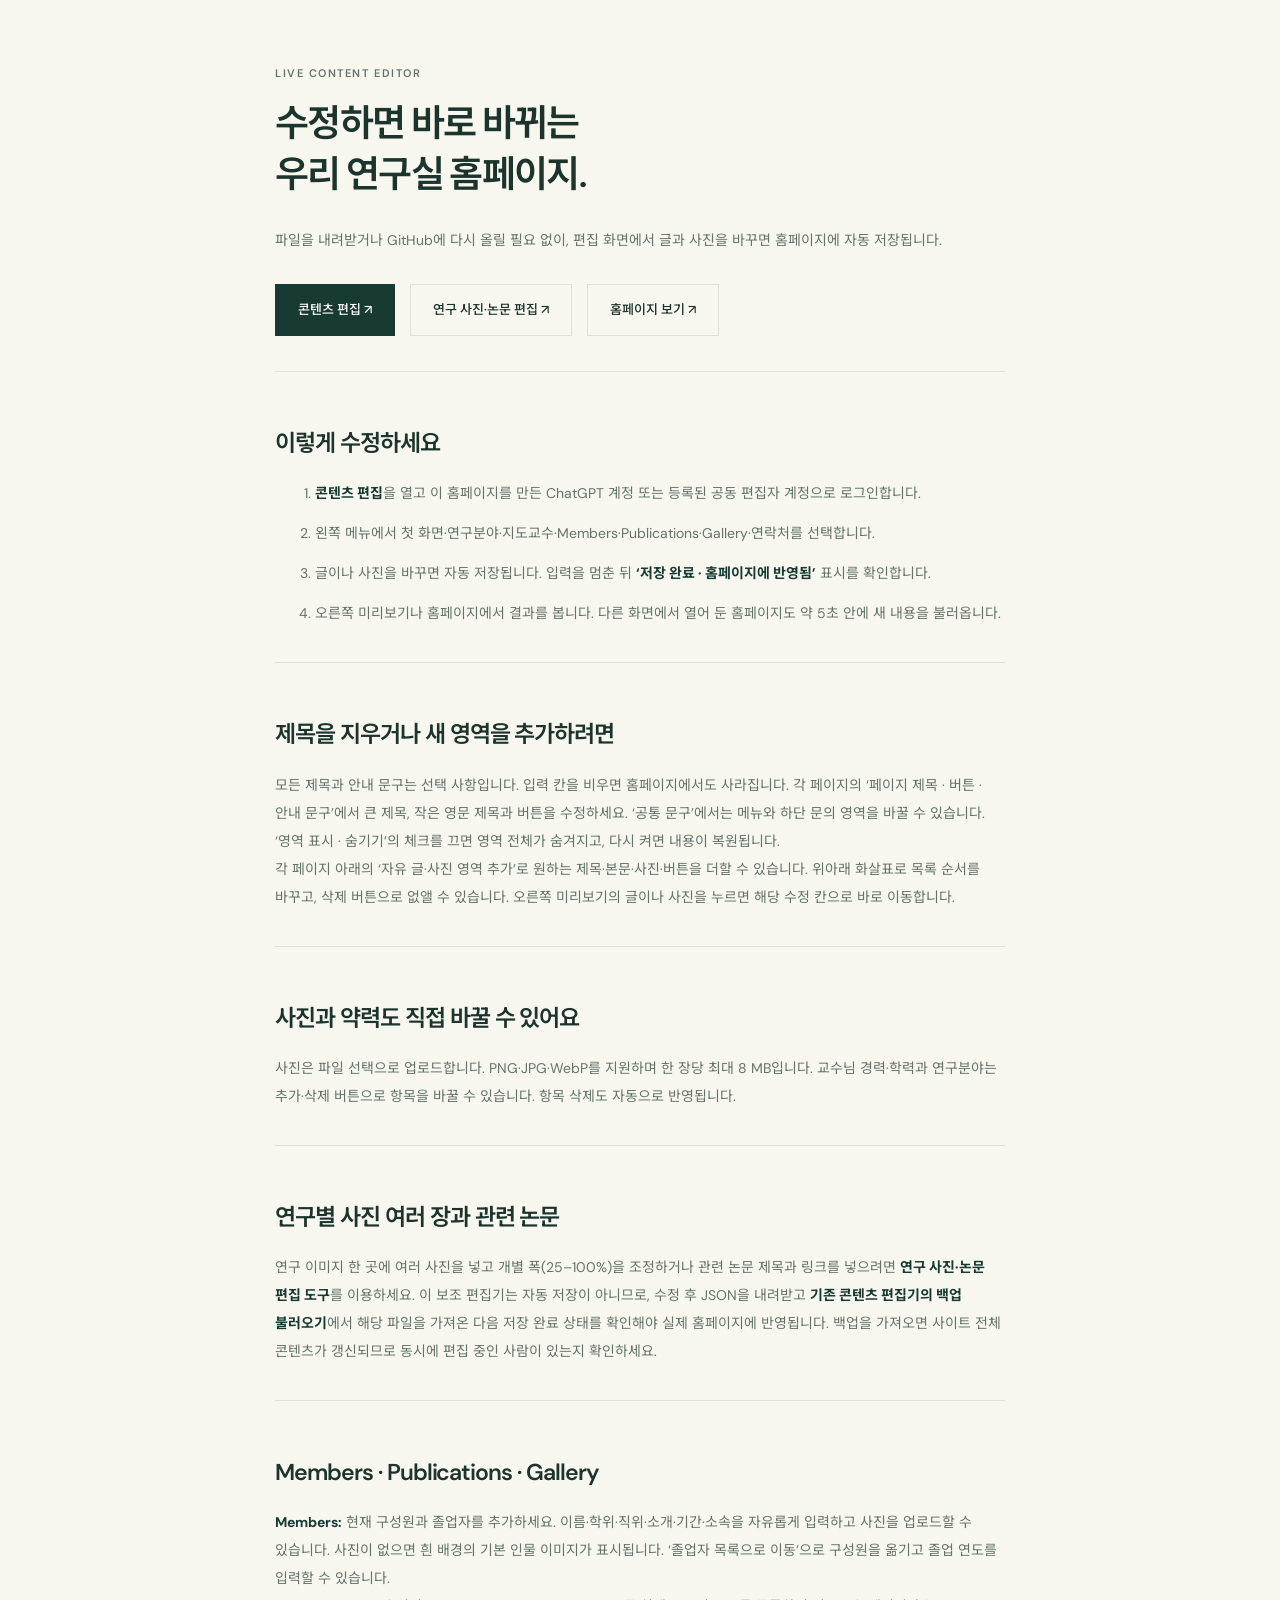
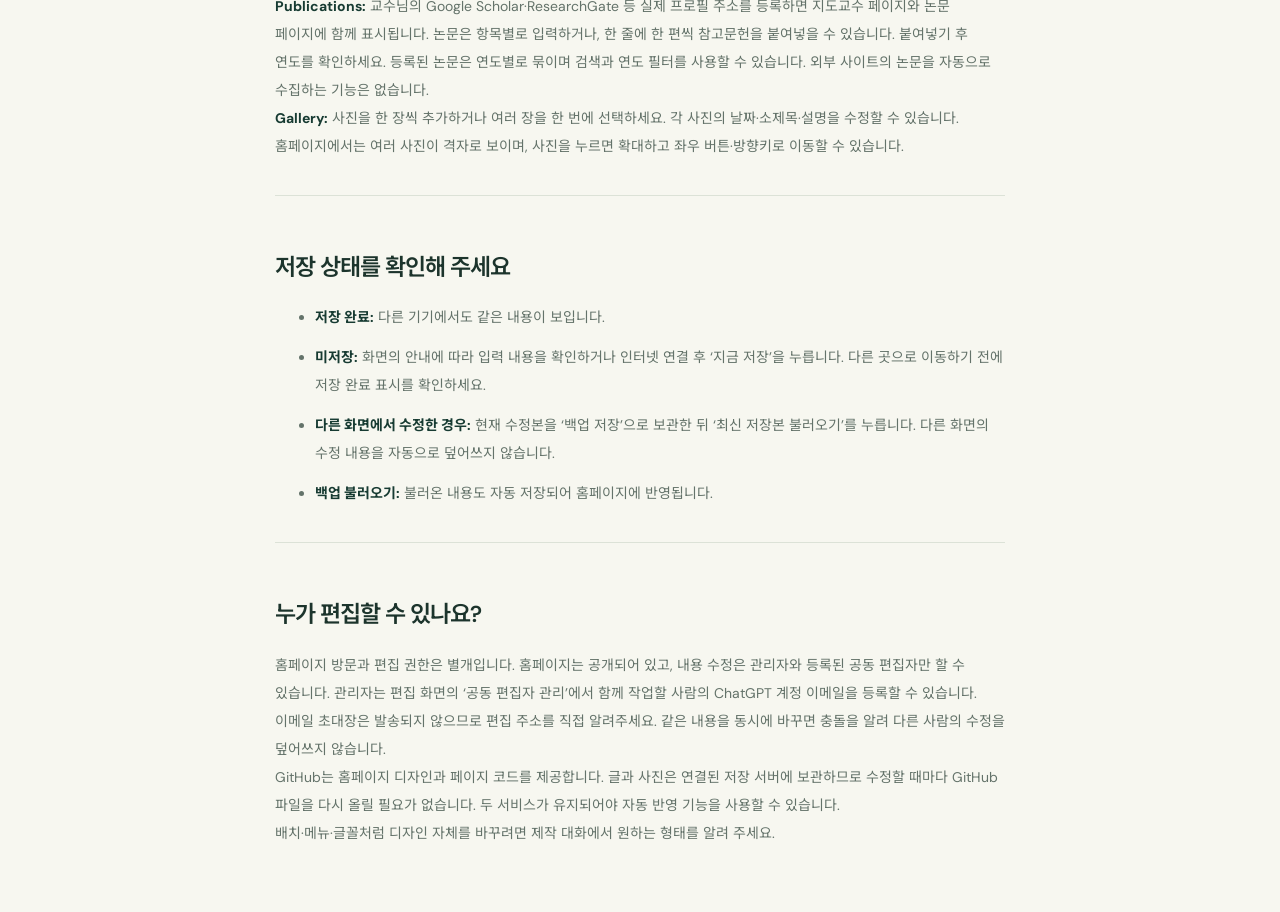
<file: guide.html>
<!doctype html><html lang="ko" data-build="249a43062182"><head><meta charset="utf-8"><meta name="viewport" content="width=device-width,initial-scale=1"><title>자동 저장 편집 안내 · CGBL</title><link rel="stylesheet" href="styles.css?v=14ae122bef99"><style>main{max-width:780px;margin:auto;padding:65px 25px}h1{font-size:37px;margin:15px 0 25px}h2{font-size:23px;margin:40px 0 20px}p,li{font-size:14px;color:var(--muted);line-height:2}li{margin-bottom:12px}section{border-top:1px solid var(--line);padding-top:15px;margin-top:35px}.actions{display:flex;gap:15px;margin-top:30px;flex-wrap:wrap}strong{color:var(--forest)}@media(max-width:600px){h1{font-size:29px}}</style></head><body><main><p class="eyebrow">LIVE CONTENT EDITOR</p><h1>수정하면 바로 바뀌는<br>우리 연구실 홈페이지.</h1><p>파일을 내려받거나 GitHub에 다시 올릴 필요 없이, 편집 화면에서 글과 사진을 바꾸면 홈페이지에 자동 저장됩니다.</p><div class="actions"><a class="button button-dark" href="editor.html">콘텐츠 편집 ↗</a><a class="button button-outline" href="research-media-editor.html">연구 사진·논문 편집 ↗</a><a class="button button-outline" href="index.html">홈페이지 보기 ↗</a></div><section><h2>이렇게 수정하세요</h2><ol><li><strong>콘텐츠 편집</strong>을 열고 이 홈페이지를 만든 ChatGPT 계정 또는 등록된 공동 편집자 계정으로 로그인합니다.</li><li>왼쪽 메뉴에서 첫 화면·연구분야·지도교수·Members·Publications·Gallery·연락처를 선택합니다.</li><li>글이나 사진을 바꾸면 자동 저장됩니다. 입력을 멈춘 뒤 <strong>‘저장 완료 · 홈페이지에 반영됨’</strong> 표시를 확인합니다.</li><li>오른쪽 미리보기나 홈페이지에서 결과를 봅니다. 다른 화면에서 열어 둔 홈페이지도 약 5초 안에 새 내용을 불러옵니다.</li></ol></section><section><h2>제목을 지우거나 새 영역을 추가하려면</h2><p>모든 제목과 안내 문구는 선택 사항입니다. 입력 칸을 비우면 홈페이지에서도 사라집니다. 각 페이지의 ‘페이지 제목 · 버튼 · 안내 문구’에서 큰 제목, 작은 영문 제목과 버튼을 수정하세요. ‘공통 문구’에서는 메뉴와 하단 문의 영역을 바꿀 수 있습니다. ‘영역 표시 · 숨기기’의 체크를 끄면 영역 전체가 숨겨지고, 다시 켜면 내용이 복원됩니다.</p><p>각 페이지 아래의 ‘자유 글·사진 영역 추가’로 원하는 제목·본문·사진·버튼을 더할 수 있습니다. 위아래 화살표로 목록 순서를 바꾸고, 삭제 버튼으로 없앨 수 있습니다. 오른쪽 미리보기의 글이나 사진을 누르면 해당 수정 칸으로 바로 이동합니다.</p></section><section><h2>사진과 약력도 직접 바꿀 수 있어요</h2><p>사진은 파일 선택으로 업로드합니다. PNG·JPG·WebP를 지원하며 한 장당 최대 8 MB입니다. 교수님 경력·학력과 연구분야는 추가·삭제 버튼으로 항목을 바꿀 수 있습니다. 항목 삭제도 자동으로 반영됩니다.</p></section><section><h2>연구별 사진 여러 장과 관련 논문</h2><p>연구 이미지 한 곳에 여러 사진을 넣고 개별 폭(25–100%)을 조정하거나 관련 논문 제목과 링크를 넣으려면 <a href="research-media-editor.html"><strong>연구 사진·논문 편집 도구</strong></a>를 이용하세요. 이 보조 편집기는 자동 저장이 아니므로, 수정 후 JSON을 내려받고 <strong>기존 콘텐츠 편집기의 백업 불러오기</strong>에서 해당 파일을 가져온 다음 저장 완료 상태를 확인해야 실제 홈페이지에 반영됩니다. 백업을 가져오면 사이트 전체 콘텐츠가 갱신되므로 동시에 편집 중인 사람이 있는지 확인하세요.</p></section><section><h2>Members · Publications · Gallery</h2><p><strong>Members:</strong> 현재 구성원과 졸업자를 추가하세요. 이름·학위·직위·소개·기간·소속을 자유롭게 입력하고 사진을 업로드할 수 있습니다. 사진이 없으면 흰 배경의 기본 인물 이미지가 표시됩니다. ‘졸업자 목록으로 이동’으로 구성원을 옮기고 졸업 연도를 입력할 수 있습니다.</p><p><strong>Publications:</strong> 교수님의 Google Scholar·ResearchGate 등 실제 프로필 주소를 등록하면 지도교수 페이지와 논문 페이지에 함께 표시됩니다. 논문은 항목별로 입력하거나, 한 줄에 한 편씩 참고문헌을 붙여넣을 수 있습니다. 붙여넣기 후 연도를 확인하세요. 등록된 논문은 연도별로 묶이며 검색과 연도 필터를 사용할 수 있습니다. 외부 사이트의 논문을 자동으로 수집하는 기능은 없습니다.</p><p><strong>Gallery:</strong> 사진을 한 장씩 추가하거나 여러 장을 한 번에 선택하세요. 각 사진의 날짜·소제목·설명을 수정할 수 있습니다. 홈페이지에서는 여러 사진이 격자로 보이며, 사진을 누르면 확대하고 좌우 버튼·방향키로 이동할 수 있습니다.</p></section><section><h2>저장 상태를 확인해 주세요</h2><ul><li><strong>저장 완료:</strong> 다른 기기에서도 같은 내용이 보입니다.</li><li><strong>미저장:</strong> 화면의 안내에 따라 입력 내용을 확인하거나 인터넷 연결 후 ‘지금 저장’을 누릅니다. 다른 곳으로 이동하기 전에 저장 완료 표시를 확인하세요.</li><li><strong>다른 화면에서 수정한 경우:</strong> 현재 수정본을 ‘백업 저장’으로 보관한 뒤 ‘최신 저장본 불러오기’를 누릅니다. 다른 화면의 수정 내용을 자동으로 덮어쓰지 않습니다.</li><li><strong>백업 불러오기:</strong> 불러온 내용도 자동 저장되어 홈페이지에 반영됩니다.</li></ul></section><section><h2>누가 편집할 수 있나요?</h2><p>홈페이지 방문과 편집 권한은 별개입니다. 홈페이지는 공개되어 있고, 내용 수정은 관리자와 등록된 공동 편집자만 할 수 있습니다. 관리자는 편집 화면의 ‘공동 편집자 관리’에서 함께 작업할 사람의 ChatGPT 계정 이메일을 등록할 수 있습니다. 이메일 초대장은 발송되지 않으므로 편집 주소를 직접 알려주세요. 같은 내용을 동시에 바꾸면 충돌을 알려 다른 사람의 수정을 덮어쓰지 않습니다.</p><p>GitHub는 홈페이지 디자인과 페이지 코드를 제공합니다. 글과 사진은 연결된 저장 서버에 보관하므로 수정할 때마다 GitHub 파일을 다시 올릴 필요가 없습니다. 두 서비스가 유지되어야 자동 반영 기능을 사용할 수 있습니다.</p><p>배치·메뉴·글꼴처럼 디자인 자체를 바꾸려면 제작 대화에서 원하는 형태를 알려 주세요.</p></section></main></body></html>
</file>
<file: styles.css>
@import url('https://fonts.googleapis.com/css2?family=DM+Sans:wght@400;500;600;700&family=Noto+Sans+KR:wght@400;500;600;700;800&display=swap');
:root{--forest:#173b32;--forest-dark:#102a23;--ink:#1c342c;--muted:#64736a;--paper:#f7f7f0;--cream:#f0f1e8;--line:#dce2d7;--accent:#e7a56a;--white:#fff;--font:'DM Sans','Noto Sans KR',-apple-system,BlinkMacSystemFont,'Segoe UI',sans-serif}*{box-sizing:border-box}html{scroll-behavior:smooth;scroll-padding-top:28px}body{margin:0;background:var(--paper);color:var(--ink);font-family:var(--font);font-size:15px;line-height:1.75;word-break:keep-all;overflow-wrap:anywhere}h1,h2,h3,p{margin:0}h1,h2,h3{font-weight:600;letter-spacing:-.045em;line-height:1.4}a{color:inherit;text-decoration:none}button,input,textarea,select{font:inherit}button{color:inherit;cursor:pointer}button:disabled{cursor:wait;opacity:.5}img{max-width:100%;display:block}a,button{touch-action:manipulation}a:focus-visible,button:focus-visible,input:focus-visible,textarea:focus-visible,select:focus-visible{outline:3px solid #c86a32;outline-offset:5px}.container{width:min(1240px,calc(100% - 104px));margin-inline:auto}.section{padding:106px 0}.eyebrow{font-size:11px;letter-spacing:.14em;font-weight:600;line-height:1.6;color:var(--muted);text-transform:uppercase}.index{font-family:'DM Sans',sans-serif;font-size:12px;letter-spacing:.03em;font-weight:400;color:#718176}h2{font-size:36px}h3{font-size:21px}.lead{font-size:16px;color:var(--muted);line-height:2}.inline-link{display:inline-flex;gap:40px;align-items:center;border-bottom:1px solid #778d7e;padding:7px 0;font-size:13px;font-weight:500;white-space:nowrap}.inline-link span{font-size:23px;font-weight:400;transition:transform .2s}.inline-link:hover span{transform:translate(3px,-3px)}.button{display:inline-flex;align-items:center;justify-content:center;gap:30px;padding:14px 22px;border:1px solid transparent;font-size:13px;font-weight:500;line-height:1.7;transition:background .2s,transform .2s}.button:hover{transform:translateY(-2px)}.button-light{background:var(--paper);color:var(--forest)}.button-light:hover{background:var(--accent)}.button-dark{background:var(--forest);color:var(--white)}.button-outline{border-color:var(--line);background:transparent}.button span{font-size:21px}.skip{position:absolute;left:12px;top:-100px;z-index:100;padding:8px 18px;background:white}.skip:focus{top:12px}.sr-only{position:absolute;width:1px;height:1px;padding:0;margin:-1px;overflow:hidden;clip:rect(0,0,0,0);white-space:nowrap;border:0}[hidden]{display:none!important}.utility{background:#edf0e7;font-size:10px;line-height:29px;color:#617166;letter-spacing:.015em}.utility .container{display:flex;justify-content:space-between}.utility-dept{margin-left:10px;color:#7d887e}.nav-wrap{display:flex;align-items:center;justify-content:space-between;min-height:94px;gap:24px}.brand{display:flex;align-items:center;gap:12px;flex-shrink:0}.brand svg{width:38px;height:42px}.brand strong{display:block;font-size:19px;letter-spacing:-.06em;font-weight:700;line-height:1.45}.brand small{display:block;font-size:9px;color:var(--muted);letter-spacing:.015em;margin-top:3px}nav{display:flex;align-items:center;gap:38px}nav a{display:flex;align-items:center;gap:16px;font-size:12px;position:relative;padding:10px 0}nav a[aria-current=page]{font-weight:700}nav a[aria-current=page]:after{content:'';position:absolute;bottom:0;left:0;width:18px;height:2px;background:var(--forest)}nav a:last-child{border-left:1px solid var(--line);padding-left:28px}nav a span{font-size:20px}.menu-toggle{display:none}.hero{position:relative;background:var(--forest-dark);color:var(--paper);overflow:hidden}.hero-grid{display:grid;grid-template-columns:1fr 1.08fr;min-height:555px;align-items:center}.hero-copy{padding:64px 0 70px;position:relative;z-index:2}.hero .eyebrow{color:#becabd;font-size:10px;letter-spacing:.12em;display:flex;align-items:center;gap:10px}.status-dot{width:6px;height:6px;background:var(--accent);border-radius:50%}.hero h1{font-size:54px;font-weight:500;line-height:1.4;letter-spacing:-.06em;margin:27px 0 21px}.hero-description{color:#b6c5b9;max-width:390px;font-size:14px;line-height:1.9}.hero-actions{display:flex;align-items:center;gap:28px;margin-top:34px}.text-link{font-size:12px;display:flex;gap:15px}.text-link span{color:var(--accent)}.hero-visual{align-self:stretch;position:relative;min-width:0;display:flex;align-items:center;justify-content:center}.hero-visual:before{content:'';position:absolute;inset:50px 0 55px;background-image:linear-gradient(#92b4940c 1px,transparent 1px),linear-gradient(90deg,#92b4940c 1px,transparent 1px);background-size:60px 60px}.hero-plant{width:100%;height:440px;object-fit:contain;mix-blend-mode:screen;position:relative;opacity:.93}.specimen-index{position:absolute;top:38px;left:30px;right:0;display:flex;justify-content:space-between;color:#8fa597;font-size:8px;letter-spacing:.12em}.specimen-index i{font-style:normal;color:var(--accent)}.image-target{position:absolute;width:85px;height:85px;border:1px solid #b3c7ac3d;pointer-events:none}.target-one{top:137px;right:37px}.target-two{top:232px;left:62px;width:54px;height:54px}.image-target:after,.image-target:before{content:'';position:absolute;background:var(--accent)}.image-target:after{width:9px;height:1px;left:-5px;top:-1px}.image-target:before{width:1px;height:9px;left:-1px;top:-5px}.specimen-caption{position:absolute;right:0;bottom:55px;display:flex;gap:13px;background:#102a23df;padding:15px 0 0 20px}.specimen-caption p{font-family:Georgia,'Times New Roman',serif;font-size:29px;line-height:1.2;letter-spacing:-.02em}.specimen-caption em{color:var(--accent);font-weight:400}.live-mark{width:6px;height:6px;background:var(--accent);border-radius:50%;margin-top:8px}.hero-image-caption{position:absolute;bottom:25px;left:30px;font-size:8px;letter-spacing:.015em;color:#91a498}.crop-strip{display:flex;gap:45px;align-items:center;position:relative;border-top:1px solid #c9d7c626;min-height:78px}.crop-strip>div{display:flex;align-items:center;gap:14px}.crop-strip .index{font-size:9px;color:var(--accent)}.crop-strip strong{font-size:14px;font-weight:500}.crop-strip em{font-size:11px;color:#a5b8a7;font-family:Georgia,serif}.crop-caption{font-size:8px;letter-spacing:.12em;color:#93aa98;margin-left:auto}.about-section{padding-bottom:80px}.about-grid{display:grid;grid-template-columns:1fr 3fr .6fr;gap:45px}.about-grid>.eyebrow{padding-top:9px}.about-grid h2{font-size:34px}.about-grid .lead{margin-top:25px;max-width:680px;font-size:14px}.about-mark{padding-top:18px;color:#cbd5c4}.about-mark svg{width:115px;height:140px}.research-preview{padding-top:40px}.section-top{display:flex;align-items:end;justify-content:space-between;margin-bottom:42px;gap:35px}.section-top .eyebrow{margin-bottom:15px}.section-top>.inline-link{margin-bottom:7px}.research-grid{display:grid;grid-template-columns:repeat(3,minmax(0,1fr));gap:30px}.research-card-img{height:210px;position:relative;overflow:hidden;background:#e9eddf}.research-card-img img{height:100%;width:100%;object-fit:contain;transition:transform .5s;background:white;padding:22px}.research-card:nth-child(2) .research-card-img img{padding:0;object-fit:cover}.research-card:nth-child(3) .research-card-img img{background:#07120c;padding:0;object-fit:cover;object-position:center 45%}.research-card:hover img{transform:scale(1.04)}.card-number{position:absolute;top:16px;left:16px;font-size:11px;color:var(--forest);background:var(--paper);height:27px;width:27px;display:grid;place-items:center}.circle-arrow{position:absolute;bottom:15px;right:15px;background:var(--paper);width:34px;height:34px;display:grid;place-items:center;border-radius:50%;font-size:19px}.research-card>.eyebrow{margin:23px 0 9px;font-size:10px;color:#7c856a}.research-card h3{font-size:20px}.research-card>p:last-child{font-size:12px;line-height:1.9;color:var(--muted);margin-top:13px;max-width:330px}.method-section{background:var(--cream);padding:70px 0 64px;border-block:1px solid var(--line)}.method-heading{display:grid;grid-template-columns:1fr 2.2fr 1.4fr;gap:45px;align-items:start}.method-heading>.eyebrow{padding-top:8px}.method-heading h2{font-size:28px}.method-heading>p:last-child{font-size:12px;color:var(--muted);padding-top:7px;line-height:1.9}.method-steps{display:grid;grid-template-columns:repeat(4,1fr);list-style:none;padding:0;margin:45px 0 0;gap:30px}.method-steps li{border-top:1px solid #bfcbbd;padding-top:19px;position:relative}.method-steps li>span{font-size:10px;letter-spacing:.05em;color:#7b8a7c}.method-steps h3{font-size:23px;margin:9px 0}.method-steps p{font-size:11px;color:var(--muted)}.method-steps li:not(:last-child):after{content:'→';position:absolute;right:0;top:47px;font-size:20px;color:#718372}.finding-list{border-top:1px solid var(--line)}.finding{display:grid;grid-template-columns:70px 1fr 230px;gap:25px;padding:28px 0;border-bottom:1px solid var(--line);align-items:center}.finding .eyebrow{font-size:9px;color:#7c856a;margin-bottom:8px}.finding h3{font-size:23px}.finding p:not(.eyebrow){font-size:12px;color:var(--muted);margin-top:9px}.finding-image{height:100px;border:0;background:#fff;position:relative;overflow:hidden;padding:8px}.finding-image img{width:100%;height:100%;object-fit:contain}.finding-image span{position:absolute;bottom:0;right:0;background:var(--paper);padding:0 8px;font-size:9px}.professor-teaser{background:#e8eddf;overflow:hidden}.professor-teaser-grid{display:grid;grid-template-columns:220px 1fr 240px;gap:55px;align-items:center;padding:55px 0}.teaser-portrait{height:250px;overflow:hidden;background:#dfe7d8}.teaser-portrait img{width:100%;height:100%;object-fit:cover;object-position:center 18%;mix-blend-mode:multiply;filter:grayscale(1)}.professor-teaser h2{font-size:33px;margin-top:11px}.professor-teaser h2 span{font-size:17px;font-weight:400;margin-left:6px}.latin-name{font-size:15px;color:var(--muted);font-family:Georgia,serif;letter-spacing:.02em}.professor-teaser div>p:not(.eyebrow):not(.latin-name){font-size:13px;color:var(--muted);max-width:470px;margin:19px 0 21px}.teaser-word{font-size:48px;font-family:Georgia,serif;line-height:1.1;color:#aabca0;font-style:italic;text-align:right}.contact-band{padding:80px 0;background:var(--forest);color:var(--paper)}.contact-band>.container{display:grid;grid-template-columns:1fr 1fr;align-items:end;gap:55px}.contact-band .eyebrow{color:var(--accent);font-size:10px;margin-bottom:15px}.contact-band h2{font-size:31px}.contact-band div>p:not(.eyebrow){font-size:12px;color:#b7c7b8;margin-bottom:15px}.email-link{display:flex;align-items:center;justify-content:space-between;border-bottom:1px solid #93aa8b70;padding-bottom:12px;font-size:24px;letter-spacing:-.04em}.email-link span{color:var(--accent)}footer{background:var(--paper)}.footer-main{display:flex;justify-content:space-between;align-items:center;padding:45px 0;border-bottom:1px solid var(--line);gap:30px}.footer-main .brand strong{font-size:16px}.footer-main .brand small{font-size:8px}.footer-main .brand svg{width:30px}.footer-main>div{font-size:10px;color:var(--muted);text-align:right;line-height:2}.footer-dot{margin:0 10px}.footer-bottom{padding:19px 0 24px;display:flex;justify-content:space-between;gap:24px;color:#879082;font-size:9px}.footer-bottom>div{display:flex;gap:25px}.footer-bottom a:hover{color:var(--forest)}.page-heading{padding:65px 0 48px;border-top:1px solid var(--line);border-bottom:1px solid var(--line);background:#f0f2e9}.page-heading h1{font-size:46px;margin:22px 0;line-height:1.45}.page-heading h1 span{color:#778c76}.page-heading>.container>p:not(.eyebrow){font-size:14px;line-height:1.9;color:var(--muted)}.page-heading .crop-strip{margin-top:40px;border-color:#cfd8c8;color:var(--forest);min-height:60px}.page-heading .crop-strip em,.page-heading .crop-caption{color:var(--muted)}.research-detail-section{padding-top:38px}.research-filter{display:flex;flex-wrap:wrap;gap:8px;border-bottom:1px solid var(--line);padding-bottom:28px;margin-bottom:20px}.filter{background:transparent;border:1px solid var(--line);padding:9px 19px;border-radius:2px;font-size:11px}.filter.active,.filter:hover{background:var(--forest);color:white;border-color:var(--forest)}.research-detail{display:grid;grid-template-columns:1.15fr 1fr;gap:90px;align-items:center;padding:65px 0;border-bottom:1px solid var(--line);scroll-margin-top:35px}.detail-copy .eyebrow{display:flex;gap:15px;align-items:center}.detail-copy h2{font-size:30px;margin-top:15px}.detail-en{font-size:17px;font-family:Georgia,serif;font-style:italic;color:#839079;margin:9px 0 22px}.detail-copy>p:not(.eyebrow):not(.detail-en){font-size:13px;color:var(--muted);line-height:2}.tags{display:flex;flex-wrap:wrap;gap:7px;margin-top:23px}.tag{background:#edf0e7;border:1px solid #dbe2d5;font-size:10px;padding:5px 11px;line-height:1.6;color:#687a65}.detail-image{border:0;background:white;height:280px;padding:25px 25px 38px;position:relative}.detail-image img{width:100%;height:100%;object-fit:contain}.detail-image>span{position:absolute;bottom:10px;right:15px;font-size:9px;color:var(--muted)}.resource-section{padding-top:0}.resource-grid{display:grid;grid-template-columns:repeat(3,1fr);gap:30px}.resource-card{border:0;text-align:left;background:transparent;padding:0}.resource-card>div{height:280px;overflow:hidden;background:#e9eddf;padding:20px}.resource-card img{height:100%;width:100%;object-fit:contain;transition:transform .3s}.resource-card:hover img{transform:scale(1.04)}.resource-card .eyebrow{margin:20px 0 7px;font-size:9px}.resource-card h3{display:flex;justify-content:space-between;font-size:19px}.resource-card>p:last-child{font-size:11px;color:var(--muted);margin-top:8px}.source-note{font-size:10px;color:#8b9285;margin-top:30px}.professor-heading{padding-bottom:40px}.profile-grid{display:grid;grid-template-columns:280px 1fr;gap:110px}.profile-aside{align-self:start;position:sticky;top:30px}.portrait{background:#e9ecdf;height:340px;overflow:hidden;margin-bottom:24px}.portrait img{height:100%;width:100%;object-fit:cover;object-position:center top;mix-blend-mode:multiply}.profile-aside h2{font-size:30px;margin-top:8px}.profile-aside h2 span{font-size:17px;font-weight:400}.profile-contact{border-top:1px solid var(--line);padding-top:18px;margin-top:20px}.profile-contact>*{display:block;font-size:11px;line-height:2.4;color:var(--muted)}.print-button{font-size:11px;margin-top:23px;gap:18px;width:100%;padding:10px}.profile-body>h2{font-size:32px;margin:13px 0 22px}.profile-body>.lead{font-size:14px}.cv-section{border-top:1px solid var(--line);margin-top:48px;padding-top:27px}.cv-title{display:flex;justify-content:space-between;align-items:center;margin-bottom:25px}.cv-title h2{font-size:20px}.cv-title .eyebrow{font-size:10px}.timeline{list-style:none;padding:0;margin:0}.timeline li{display:grid;grid-template-columns:155px 1fr;gap:25px;padding:15px 0}.timeline li>span{font-size:11px;color:#819177;padding-top:4px}.timeline h3{font-size:17px;letter-spacing:-.02em;line-height:1.5}.timeline p{font-size:12px;color:var(--muted);margin-top:5px}.activity-list{list-style:none;padding:0;margin:0}.activity-list li{position:relative;padding:8px 0 8px 18px;font-size:13px;color:var(--muted)}.activity-list li:before{content:'+';position:absolute;left:0;color:#8d9d7c}.contact-grid{display:grid;grid-template-columns:1fr 1fr;gap:100px}.large-mail{display:block;font-size:30px;letter-spacing:-.05em;border-bottom:1px solid var(--line);margin:15px 0 18px;padding-bottom:15px}.large-mail span{float:right}.phone{font-size:21px;color:var(--muted)}.contact-quote{margin-top:65px;font-family:Georgia,serif;font-size:44px;line-height:1.2;position:relative}.contact-quote em{color:#839a7c}.contact-quote svg{position:absolute;right:10px;top:0;width:95px;height:100px;color:#bfceb4}.location-panel{padding:35px;background:var(--cream);border:1px solid var(--line)}.location-panel h2{font-size:26px;margin:17px 0 25px}.location-panel dl{font-size:12px;display:grid;grid-template-columns:85px 1fr;gap:14px 10px;line-height:1.9;border-top:1px solid var(--line);padding-top:25px}.location-panel dt{color:#819177}.location-panel dd{margin:0}.location-panel .inline-link{margin-top:25px;font-size:11px}dialog{border:1px solid var(--line);background:var(--paper);padding:48px 22px 18px;width:min(1200px,94vw);max-height:94vh}dialog::backdrop{background:#0c231ce0}dialog img{max-height:76vh;object-fit:contain;margin:auto}dialog p{font-size:12px;color:var(--muted);text-align:center;margin-top:15px}.dialog-close{position:absolute;right:12px;top:4px;border:0;background:transparent;font-size:30px;line-height:1.3;width:34px;height:34px}.draft-banner{display:flex;align-items:center;justify-content:center;gap:20px;background:#f6dfb3;color:#654b20;padding:8px 18px;font-size:11px}.draft-banner a{text-decoration:underline}
@media(min-width:1500px){.hero-grid{min-height:620px}.hero h1{font-size:60px}.hero-plant{height:495px}.hero-visual:before{inset:60px 0}.target-one{top:156px}}
@media(max-width:1100px){.container{width:calc(100% - 64px)}.hero h1{font-size:44px}.hero-actions{gap:18px}.hero .button{gap:15px;padding:12px 15px}.hero-grid{min-height:510px}.hero-plant{height:370px}.crop-strip{gap:25px}.crop-caption{display:none}.about-grid{gap:28px;grid-template-columns:1fr 3fr}.about-mark{display:none}.professor-teaser-grid{grid-template-columns:190px 1fr;gap:40px}.teaser-word{display:none}.profile-grid{gap:60px;grid-template-columns:250px 1fr}.timeline li{grid-template-columns:125px 1fr;gap:15px}.contact-grid{gap:45px}.large-mail{font-size:25px}.research-detail{gap:45px}.method-heading{gap:28px}.brand strong{font-size:17px}nav{gap:25px}.research-card h3{font-size:18px}.research-card-img{height:185px}.email-link{font-size:21px}}
@media(max-width:800px){.container{width:calc(100% - 44px)}.utility .container>span:last-child{display:none}.nav-wrap{min-height:80px;position:relative}.brand strong{font-size:17px}.brand small{font-size:8px}.brand svg{width:32px}.menu-toggle{display:flex;flex-direction:column;gap:6px;justify-content:center;background:transparent;border:1px solid var(--line);width:39px;height:39px;padding:10px}.menu-toggle>span:not(.sr-only){width:17px;height:1px;background:var(--forest)}nav{display:none;position:absolute;top:100%;right:-22px;left:-22px;z-index:10;background:var(--paper);padding:12px 22px 24px;border-bottom:1px solid var(--line);box-shadow:0 15px 20px #0c231c15}nav.open{display:flex;flex-direction:column;align-items:stretch;gap:5px}nav a{font-size:14px;padding:12px 8px}nav a:last-child{padding-left:8px;border-left:0}nav a[aria-current=page]:after{left:8px;bottom:6px}.hero-grid{grid-template-columns:1fr;min-height:auto}.hero-copy{padding:47px 0 0}.hero h1{font-size:45px;margin-top:24px;line-height:1.4}.hero-description{max-width:440px;font-size:13px}.hero-actions{margin-top:26px}.hero-visual{height:375px;margin-top:8px}.hero-plant{height:350px;width:100%;max-width:530px;object-position:center center}.specimen-index{top:13px;left:0;right:0;font-size:7px}.specimen-caption{bottom:40px;right:0;padding:10px 0 0 14px}.specimen-caption p{font-size:26px}.hero-image-caption{left:0;bottom:12px;font-size:7px}.target-one{top:87px;right:45px;width:70px;height:70px}.target-two{top:195px;left:70px}.crop-strip{min-height:79px;gap:25px;justify-content:space-between}.crop-strip>div{display:grid;grid-template-columns:auto auto;gap:0 7px}.crop-strip .index{font-size:8px;grid-row:1/3}.crop-strip strong{font-size:12px}.crop-strip em{font-size:9px}.section{padding:65px 0}.about-section{padding-bottom:35px}.about-grid{display:block}.about-grid>.eyebrow{margin-bottom:20px}.about-grid h2{font-size:29px}.about-grid .lead{font-size:13px;margin-top:20px}.section-top{margin-bottom:30px;gap:20px}.section-top h2{font-size:28px}.section-top .inline-link{font-size:10px;gap:12px;flex-shrink:0}.section-top .eyebrow{font-size:9px}.research-preview{padding-top:30px}.research-grid{gap:18px}.research-card-img{height:160px}.research-card-img img{padding:12px}.research-card h3{font-size:17px}.research-card>p:last-child{font-size:11px}.research-card>.eyebrow{font-size:8px;margin:18px 0 8px}.method-section{padding:48px 0}.method-heading{grid-template-columns:1fr 2fr;gap:20px}.method-heading h2{font-size:24px}.method-heading>p:last-child{grid-column:2;font-size:11px}.method-heading .eyebrow{font-size:9px}.method-steps{gap:20px;margin-top:32px}.method-steps h3{font-size:20px}.method-steps p{font-size:9px}.method-steps li:not(:last-child):after{font-size:15px;top:48px}.finding{grid-template-columns:25px 1fr 140px;gap:15px;padding:23px 0}.finding h3{font-size:19px}.finding p:not(.eyebrow){font-size:10px}.finding-image{height:95px}.professor-teaser-grid{grid-template-columns:150px 1fr;gap:28px;padding:40px 0}.teaser-portrait{height:210px}.professor-teaser h2{font-size:29px}.professor-teaser div>p:not(.eyebrow):not(.latin-name){font-size:12px;margin:15px 0}.professor-teaser .inline-link{font-size:11px;gap:20px}.contact-band{padding:52px 0}.contact-band>.container{gap:35px}.contact-band h2{font-size:26px}.contact-band div>p:not(.eyebrow){font-size:11px}.email-link{font-size:18px}.footer-main{align-items:start;padding:35px 0}.footer-main .brand strong{font-size:14px}.footer-main .brand small{font-size:7px}.footer-main>div{font-size:9px;max-width:230px}.footer-bottom{font-size:8px}.footer-bottom>div{gap:15px}.page-heading{padding:42px 0 30px}.page-heading h1{font-size:36px;margin:20px 0}.page-heading>.container>p:not(.eyebrow){font-size:12px}.page-heading .crop-strip{margin-top:25px}.research-filter{gap:6px;padding-bottom:22px}.filter{font-size:10px;padding:8px 12px}.research-detail{gap:28px;padding:45px 0;grid-template-columns:1.2fr 1fr}.detail-copy h2{font-size:24px}.detail-copy>p:not(.eyebrow):not(.detail-en){font-size:12px}.detail-en{font-size:15px}.detail-image{height:235px;padding:18px 18px 33px}.tag{font-size:9px;padding:5px 8px}.resource-grid{gap:18px}.resource-card>div{height:230px;padding:12px}.profile-grid{grid-template-columns:210px 1fr;gap:40px}.portrait{height:280px}.profile-body>h2{font-size:27px}.profile-body>.lead{font-size:12px}.timeline li{display:block;padding:12px 0}.timeline li>span{display:block;margin-bottom:6px}.timeline h3{font-size:16px}.timeline p{font-size:11px}.contact-grid{grid-template-columns:1fr 1fr;gap:30px}.large-mail{font-size:21px}.location-panel{padding:25px}.location-panel h2{font-size:22px}.location-panel dl{display:block;font-size:11px}.location-panel dt{margin-top:15px}.contact-quote{font-size:34px}.contact-quote svg{width:65px;right:0}.location-panel .inline-link{font-size:10px;gap:15px}}
@media(max-width:580px){.hero h1{font-size:40px}.hero .eyebrow{font-size:8px;letter-spacing:.1em}.hero-copy{padding-top:38px}.hero-visual{height:340px}.hero-plant{height:320px}.hero-actions{gap:24px}.hero-actions .button{font-size:11px;padding:12px 16px}.hero-actions .text-link{font-size:11px}.specimen-index{top:18px}.specimen-caption{bottom:31px}.specimen-caption p{font-size:23px}.target-one{top:80px;right:32px}.target-two{top:171px;left:37px;width:43px;height:43px}.hero-image-caption{bottom:8px;font-size:6px}.crop-strip{gap:14px;min-height:70px}.crop-strip>div{gap:0 6px}.crop-strip em{font-size:8px}.section-top{display:block}.section-top .inline-link{margin-top:16px;font-size:11px}.research-grid{grid-template-columns:1fr;gap:35px}.research-card-img{height:228px}.research-card-img img{padding:25px}.research-card:nth-child(2) .research-card-img img{object-fit:contain;padding:0;background:#e4ebdb}.research-card h3{font-size:21px}.research-card>.eyebrow{font-size:9px;margin-top:18px}.research-card>p:last-child{max-width:none;font-size:12px;margin-top:10px}.research-preview{padding-bottom:55px}.method-heading{display:block}.method-heading h2{margin-top:19px}.method-heading>p:last-child{margin-top:15px}.method-steps{grid-template-columns:repeat(2,1fr);gap:24px}.method-steps p{font-size:10px}.method-steps li:nth-child(2):after{display:none}.finding{grid-template-columns:18px 1fr;gap:15px}.finding-image{grid-column:2;height:110px;width:100%;margin-top:3px}.finding h3{font-size:19px}.finding p:not(.eyebrow){font-size:11px}.professor-teaser-grid{grid-template-columns:105px 1fr;gap:24px;align-items:start}.teaser-portrait{height:155px;margin-top:8px}.professor-teaser h2{font-size:26px}.professor-teaser h2 span{font-size:14px;margin-left:1px}.professor-teaser .eyebrow{font-size:8px}.professor-teaser div>p:not(.eyebrow):not(.latin-name){font-size:11px}.professor-teaser .latin-name{font-size:12px}.professor-teaser .inline-link{font-size:10px;gap:10px}.contact-band>.container{grid-template-columns:1fr;gap:28px}.contact-band h2{font-size:28px}.contact-band div>p:not(.eyebrow){font-size:11px}.email-link{font-size:23px}.footer-main{flex-direction:column;gap:24px}.footer-main>div{text-align:left;max-width:100%;font-size:10px}.footer-bottom{flex-direction:column;gap:8px;padding:18px 0 22px}.footer-bottom>div{gap:25px;font-size:9px}.page-heading h1{font-size:31px;letter-spacing:-.055em}.page-heading .eyebrow{font-size:9px}.research-detail{grid-template-columns:1fr;gap:25px}.detail-copy h2{font-size:26px}.detail-image{height:255px}.detail-en{font-size:15px}.detail-copy>p:not(.eyebrow):not(.detail-en){font-size:12px}.resource-grid{grid-template-columns:1fr;gap:35px}.resource-card>div{height:300px;padding:20px}.resource-card h3{font-size:20px}.profile-grid{grid-template-columns:1fr;gap:45px}.profile-aside{position:static;display:grid;grid-template-columns:120px 1fr;column-gap:24px;align-items:start}.portrait{grid-column:1;grid-row:1/7;height:168px;margin:0}.profile-aside>.eyebrow{grid-column:2;font-size:9px}.profile-aside>h2{grid-column:2;font-size:29px;margin-top:0}.profile-aside>.latin-name{grid-column:2;font-size:13px}.profile-contact{grid-column:2;margin-top:13px;padding-top:10px}.profile-contact>*{font-size:10px;line-height:2}.print-button{grid-column:1/3;width:auto;justify-self:start;margin-top:25px}.profile-body>h2{font-size:29px}.profile-body>.lead{font-size:13px}.cv-section{margin-top:35px}.timeline li{display:grid;grid-template-columns:110px 1fr;gap:17px}.timeline li>span{font-size:10px}.timeline h3{font-size:15px}.timeline p{font-size:10px}.activity-list li{font-size:12px}.contact-grid{grid-template-columns:1fr;gap:48px}.contact-quote{display:none}.large-mail{font-size:26px}.location-panel{padding:28px}.location-panel h2{font-size:24px}.location-panel dl{display:grid;grid-template-columns:85px 1fr;gap:15px 0}.location-panel dt{margin-top:0}.location-panel .inline-link{font-size:12px}.draft-banner{font-size:9px;gap:10px;flex-wrap:wrap}}
@media(prefers-reduced-motion:reduce){html{scroll-behavior:auto}*,*:before,*:after{transition:none!important;animation:none!important}}@media print{.utility,header,.contact-band,footer,.print-button,.page-heading,.draft-banner{display:none}.section{padding:0}.container{width:100%}.profile-grid{grid-template-columns:180px 1fr;gap:35px}.portrait{height:240px}.profile-aside{position:static;display:block}.cv-section{break-inside:avoid;margin-top:25px}.profile-body>h2{font-size:23px}.timeline li{padding:6px 0}body{font-size:11px;background:white}.source-note{font-size:8px}.tag{background:white}}
/* Optional text, hidden sections, and free content blocks. */
.contact-band-compact{padding:42px 0}.contact-band-compact>.container{grid-template-columns:1fr;max-width:760px;margin-left:auto;margin-right:auto}.hero-grid.without-image{grid-template-columns:1fr;min-height:380px}.hero-grid.without-image .hero-copy{max-width:800px}.finding.without-image{grid-template-columns:70px 1fr}.research-detail.without-image,.profile-grid.without-profile,.contact-grid.single-column{grid-template-columns:1fr}.professor-teaser-grid.without-image{grid-template-columns:1fr auto}.about-grid:not(:has(>.eyebrow)){grid-template-columns:1fr auto}.resource-image{display:block;width:100%;height:280px;padding:20px;border:0;background:#e9eddf}.resource-image img{width:100%;height:100%;object-fit:contain}.custom-content{max-width:1100px}.custom-with-image{display:grid;grid-template-columns:1.1fr 1fr;gap:55px;align-items:center}.custom-content h2{font-size:32px;line-height:1.5;margin:12px 0 22px}.custom-body{font-size:15px;line-height:2;color:var(--muted);white-space:normal;overflow-wrap:anywhere}.custom-image{max-height:460px;width:100%;object-fit:contain}.custom-content .inline-link{margin-top:24px}.contact-quote span{display:block}.hero-copy:empty,.hero-actions:empty,.tags:empty,.research-filter:empty{display:none}body:has(.draft-banner) [data-edit-path]{cursor:text}body:has(.draft-banner) [data-edit-path]:hover{outline:2px dashed var(--accent);outline-offset:4px}.location-panel dd:only-child{grid-column:1/-1}
@media(max-width:800px){.custom-with-image{grid-template-columns:1fr;gap:25px}.custom-content h2{font-size:27px}.resource-image{height:230px}.finding.without-image{grid-template-columns:25px 1fr}}@media(max-width:580px){.professor-teaser-grid.without-image{grid-template-columns:1fr}.resource-image{height:300px}.finding.without-image{grid-template-columns:18px 1fr}}
.professor-teaser h2 .person-name,.profile-aside h2 .person-name{font:inherit;margin-left:0}.cv-title>div{display:flex;width:100%;justify-content:space-between;align-items:center;gap:20px}.custom-section+.custom-section{padding-top:0}
/* People, research archive, and lab life. */
.nav-wrap{gap:28px}#main-nav{gap:23px;flex-shrink:0}#main-nav a{font-size:12px;white-space:nowrap}.members-section,.publications-section,.gallery-section{padding-top:52px}.members-grid{display:grid;grid-template-columns:repeat(4,minmax(0,1fr));gap:42px 28px}.member-card{min-width:0}.member-photo{aspect-ratio:4/4.7;overflow:hidden;border:1px solid var(--line);background:#fff}.member-photo img,.person-silhouette{display:block;width:100%;height:100%;object-fit:cover;object-position:center top}.member-copy{padding:20px 0 0}.member-name-row{display:flex;align-items:center;flex-wrap:wrap;gap:8px 12px}.member-name-row h3{font-size:22px;line-height:1.5}.member-role{display:inline-block;padding:4px 9px;background:#eaf0e5;color:#506d58;border:1px solid #dce6d6;border-radius:3px;font-size:10px;font-weight:500;line-height:1.6;white-space:normal}.member-name-en{font-family:Georgia,serif;font-size:14px;color:var(--muted);margin-top:5px}.member-affiliation,.member-period{font-size:11px;color:var(--muted);margin-top:10px}.member-intro{font-size:12px;color:var(--muted);line-height:1.9;margin-top:14px}.member-email{display:block;font-size:11px;margin-top:12px;overflow-wrap:anywhere}.alumni-section{padding-top:20px}.alumni-table-wrap{overflow-x:auto}.alumni-table{width:100%;border-collapse:collapse;text-align:left;font-size:13px;min-width:550px}.alumni-table th{font-weight:500;font-size:11px;color:var(--muted);padding:15px 20px;border-top:1px solid var(--line);border-bottom:1px solid var(--line);background:#eff2e9}.alumni-table td{padding:22px 20px;border-bottom:1px solid var(--line);line-height:1.7}.alumni-name-en{display:block;color:var(--muted);font:12px Georgia,serif;margin-top:4px}.academic-links{display:flex;flex-wrap:wrap;gap:10px}.academic-link{display:inline-flex;align-items:center;justify-content:space-between;gap:28px;border:1px solid #cbd6c4;background:#f2f4ed;padding:12px 18px;font-size:12px;color:var(--forest)}.academic-link:hover{background:var(--forest);color:white}.academic-link>span{color:#81967b}.profile-academic-links{margin-top:20px}.profile-academic-links .academic-link{font-size:10px;padding:9px 11px;gap:15px}.research-profiles{padding-bottom:0}.research-profiles .section-top{margin-bottom:23px}.research-profiles h2{font-size:23px}.archive-empty{padding:65px 24px;border:1px solid var(--line);background:#f1f3eb;text-align:center;color:var(--muted);font-size:14px;line-height:1.9}.archive-toolbar{display:flex;align-items:center;gap:16px;margin-bottom:38px;border-bottom:1px solid var(--line);padding-bottom:25px}.archive-toolbar input,.archive-toolbar select{font:inherit;font-size:12px;background:transparent;color:var(--forest);border:1px solid #cbd6c4;border-radius:3px;padding:13px 15px;min-height:45px;box-sizing:border-box}.archive-search{flex:1}.archive-search input{width:100%;max-width:650px}.archive-count{font-size:11px;letter-spacing:.07em;color:#7b8a76}.publication-year{display:grid;grid-template-columns:100px 1fr;gap:40px;padding:12px 0 35px}.publication-year-heading h2{font:28px Georgia,serif;color:#789071;position:sticky;top:30px;overflow-wrap:anywhere}.publication-list{list-style:none;margin:0;padding:0;border-top:1px solid var(--line)}.publication-item{display:grid;grid-template-columns:34px 1fr;gap:17px;border-bottom:1px solid var(--line);padding:28px 0}.paper-number{font:11px Georgia,serif;color:#8b9b82;padding-top:6px}.paper-title{font-size:19px;line-height:1.65;letter-spacing:-.025em}.paper-authors{font-size:12px;line-height:1.9;color:var(--muted);margin-top:10px}.paper-journal{font:italic 14px/1.8 Georgia,serif;margin-top:8px;color:#5d7657}.paper-citation{font-size:14px;line-height:1.9;color:#50644e;margin-top:8px;overflow-wrap:anywhere}.paper-note{font-size:11px;color:var(--muted);margin-top:9px}.paper-links{display:flex;gap:20px;font-size:10px;margin-top:15px}.paper-links:empty{display:none}.paper-links a{border-bottom:1px solid #bfceb7;padding-bottom:3px}.gallery-toolbar{justify-content:space-between}.gallery-grid{display:grid;grid-template-columns:repeat(3,minmax(0,1fr));gap:38px 27px}.gallery-card{min-width:0}.gallery-open{display:block;border:0;background:transparent;padding:0;width:100%;text-align:left;color:inherit}.gallery-photo{display:block;position:relative;aspect-ratio:4/3;background:#e9eddf;overflow:hidden}.gallery-photo img{width:100%;height:100%;object-fit:cover;transition:transform .35s}.gallery-open:hover .gallery-photo img{transform:scale(1.04)}.gallery-expand{position:absolute;right:12px;bottom:12px;width:30px;height:30px;border-radius:50%;background:#f7f7f0ed;display:grid;place-items:center;color:var(--forest)}.gallery-meta{display:block;padding:17px 0 0}.gallery-date{display:block;font-size:10px;letter-spacing:.06em;color:#819177}.gallery-title{display:block;font-size:18px;line-height:1.7;margin-top:5px;font-weight:600}.gallery-caption{display:block;font-size:12px;color:var(--muted);line-height:1.8;margin-top:6px}.gallery-card[hidden],.publication-year[hidden],.publication-item[hidden]{display:none}.gallery-counter{position:absolute;top:17px;left:23px;font:12px Georgia,serif;color:var(--muted)}.gallery-previous,.gallery-next{position:absolute;top:48%;border:1px solid #d2dbcb;background:#f7f7f0ed;color:var(--forest);width:40px;height:45px;font-size:20px}.gallery-previous{left:10px}.gallery-next{right:10px}.gallery-previous[hidden],.gallery-next[hidden]{display:none}
@media(max-width:1200px){#main-nav{gap:16px}#main-nav a{font-size:11px}.brand strong{font-size:18px}.members-grid{grid-template-columns:repeat(3,minmax(0,1fr))}}@media(max-width:1000px) and (min-width:801px){.nav-wrap{flex-wrap:wrap;justify-content:center;padding:20px 0;gap:15px}.nav-wrap>.brand{margin-right:auto}#main-nav{width:100%;justify-content:space-between;gap:12px}.members-grid{gap:30px 22px}}@media(max-width:800px){#main-nav{gap:5px;flex-shrink:1}#main-nav a{font-size:14px}.members-grid{grid-template-columns:repeat(2,minmax(0,1fr));gap:34px 22px}.gallery-grid{grid-template-columns:repeat(2,minmax(0,1fr));gap:27px 20px}.publication-year{grid-template-columns:70px 1fr;gap:20px}.publication-year-heading h2{font-size:24px}.paper-title{font-size:17px}.archive-toolbar{flex-wrap:wrap;gap:12px}.archive-search{flex-basis:65%}}@media(max-width:580px){.members-grid{gap:28px 16px}.member-name-row{gap:6px}.member-name-row h3{font-size:19px}.member-role{font-size:9px;padding:3px 6px}.member-copy{padding-top:14px}.member-name-en{font-size:12px}.member-intro{font-size:11px}.member-email{font-size:10px}.gallery-grid{gap:27px 15px}.gallery-title{font-size:15px}.gallery-caption{font-size:11px}.gallery-meta{padding-top:12px}.gallery-expand{width:25px;height:25px;right:8px;bottom:8px}.publication-year{display:block}.publication-year-heading{margin-bottom:16px}.publication-year-heading h2{position:static}.publication-item{grid-template-columns:25px 1fr;gap:10px;padding:24px 0}.paper-title{font-size:16px}.paper-authors,.paper-citation{font-size:12px}.archive-toolbar input,.archive-toolbar select{font-size:11px;padding:11px}.archive-search{flex-basis:100%}.archive-count{margin-left:auto}.archive-empty{padding:45px 20px;font-size:12px}.academic-link{font-size:11px}.alumni-table td{padding:18px 14px}}

/* Member card headings within the single Current members grid. */
.member-name-row h4{font-size:22px;line-height:1.5;letter-spacing:-.045em;font-weight:600;margin:0}
@media(max-width:580px){.member-name-row h4{font-size:19px}}

/* Larger member degree/position labels, still smaller than names. */
.member-role{font-size:14px;font-weight:600;line-height:1.45;padding:5px 10px}
@media(max-width:580px){.member-role{font-size:12px;padding:4px 8px}}

/* Multiple independent image sizes inside each research image box. */
.research-media-panel{display:flex;flex-wrap:wrap;align-items:flex-start;align-content:flex-start;gap:9px;padding:14px;min-height:280px;min-width:0;max-width:100%;background:#fff;border:1px solid #e2e8df}
.research-media-tile{display:flex;flex-direction:column;align-items:center;flex:0 1 calc(var(--tile-width) - 9px);min-width:0;max-width:100%;background:#f1f3ee;border:0;padding:0;overflow:hidden;cursor:zoom-in}
.research-media-tile:hover,.research-media-tile:focus-visible{background:#e7eee3}
.research-media-image{display:flex;align-items:center;justify-content:center;width:100%;min-height:120px;max-height:300px;overflow:hidden}
.research-media-image img{display:block;width:100%;height:auto;max-height:290px;object-fit:contain}
.research-media-caption{width:100%;padding:6px 9px;font-size:10px;line-height:1.5;color:var(--muted);text-align:center}
.research-papers{margin-top:28px;border-top:1px solid var(--line);padding-top:18px}
.research-papers h3{font-size:15px;line-height:1.4;font-weight:650}
.research-papers h3 span{font:italic 12px Georgia,serif;color:var(--muted);margin-left:8px}
.research-papers ul{list-style:none;margin:12px 0 0;padding:0}
.research-paper{display:grid;grid-template-columns:13px 1fr;align-items:start;gap:10px;padding:8px 0;line-height:1.6;font-size:12px}
.research-paper-icon{color:#829a7c}
.research-paper a{border-bottom:1px solid #c3d3bf;overflow-wrap:anywhere}
.research-paper a:hover{border-bottom-color:var(--forest)}
.research-paper small{display:block;font-size:10px;line-height:1.5;color:var(--muted);margin-top:3px}
@media(max-width:580px){.research-media-panel{padding:9px;gap:7px;min-height:180px}.research-media-tile{flex-basis:calc(var(--tile-width) - 7px)}.research-media-image{min-height:90px;max-height:240px}.research-media-image img{max-height:225px}}
</file>
